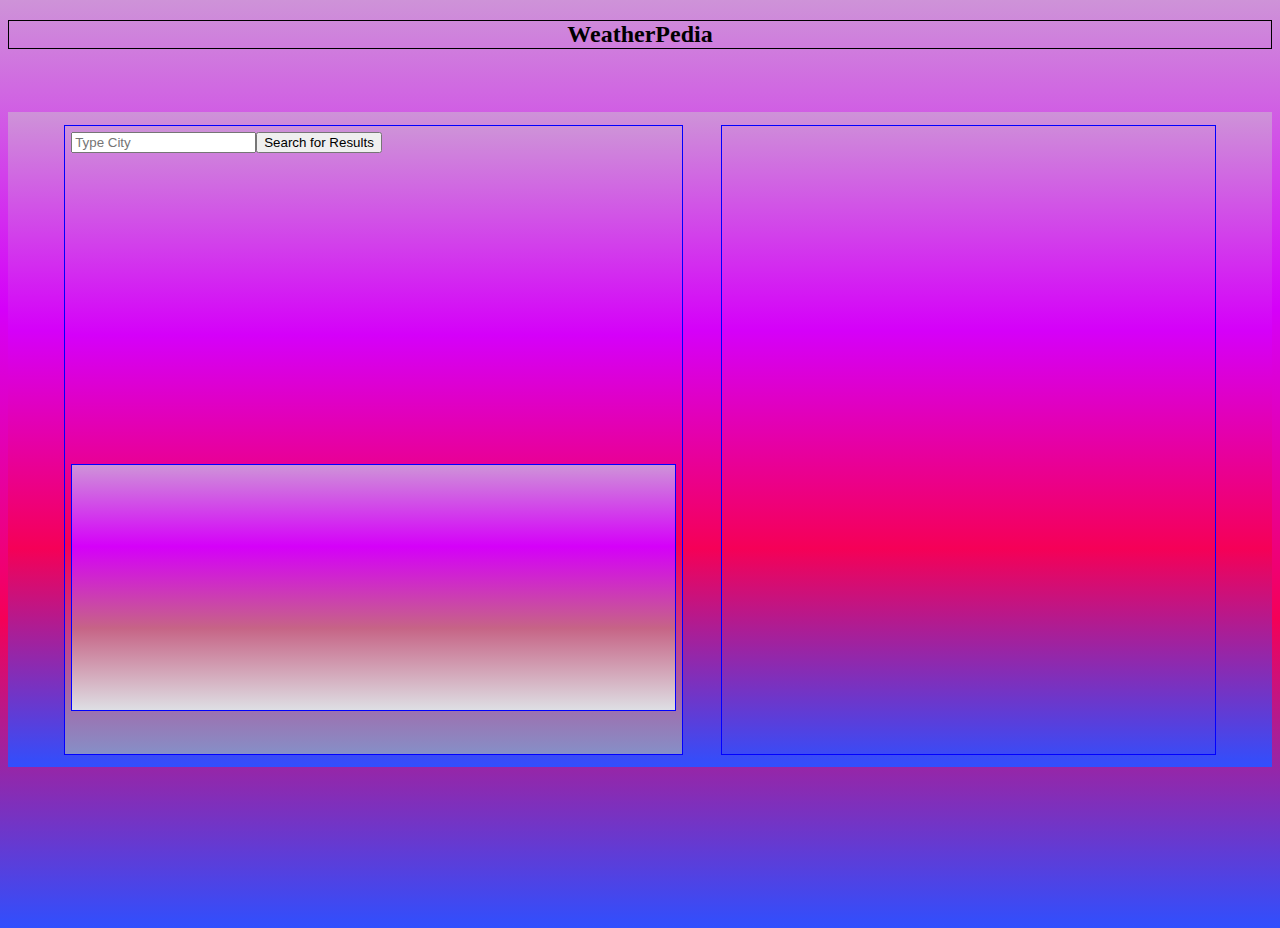
<file: weather&map/index.html>
<!DOCTYPE html>
<html lang="en">
  <head>
    <meta charset="UTF-8" />
    <meta http-equiv="X-UA-Compatible" content="IE=edge" />
    <meta name="viewport" content="width=device-width, initial-scale=1.0" />
    <title>Weather&Map</title>
    <style>
      body {
        height: 100vh;
        text-transform: capitalize;
        background: linear-gradient(#ce93d8, #d500f9, #f50057, #304ffe);
      }
      #cont {
        height: 70%;
        display: grid;
        grid-template-columns: 50% 40%;
        grid-gap: 3%;
        /* border: blue solid; */
        justify-content: center;
        margin-top: 5%;
        padding: 1% 1%;
        background: linear-gradient(#ce93d8, #d500f9, #f50057, #304ffe);

        font-family: sans-serif;
      }
      #weather {
        display: grid;
        grid-template-rows: 10% 40% 40%;
        grid-gap: 2%;
        border: blue solid 1px;
        padding: 1% 1%;
        background: linear-gradient(#ce93d8, #d500f9, #f50057, #868fc7);
      }
      #search {
        display: flex;
        flex-direction: row;
        /* border: teal solid; */
      }
      #show {
        /* border: blueviolet solid; */
        font-weight: bolder;
        font-size: 15px;
        color: black;
      }
      #forecast {
        display: grid;
        grid-template-columns: repeat(7, 12%);
        grid-gap: 2%;
        border: blue solid 1px;
        background: linear-gradient(#ce93d8, #d500f9, #c66486, #dedfe4);
        font-size: 20px;
        padding: 2% 2%;
        justify-content: center;
        font-weight: bolder;
      }
      #forecast > div {
        display: grid;
        grid-template-rows: repeat(3, 33%);
        border: turquoise solid 1px;
        align-content: center;
        justify-content: center;
        padding: 2%;
      }
      #map {
        border: blue solid 1px;
      }
      img {
        width: 40px;
        height: 50px;
        /* margin-bottom: 10px; */
        align-self: center;
      }
      h2 {
        text-align: center;
        border: black solid 1px;
      }
    </style>
  </head>
  <body>
    <h2>WeatherPedia</h2>
    <div id="cont">
      <div id="weather">
        <div id="search">
          <div><input id="city" type="text" placeholder="Type City" /></div>
          <div>
            <button onclick="getWeatherAndMap()">Search for Results</button>
          </div>
        </div>
        <div id="show"></div>
        <div id="forecast"></div>
      </div>

      <div id="map">
        <iframe
          id="if"
          width="100%"
          height="100%"
          style="border: 0"
          loading="lazy"
          allowfullscreen
        >
        </iframe>
      </div>
    </div>
  </body>
</html>
<script>
  async function getWeatherAndMap() {
    let city = document.getElementById("city").value;
    console.log("city:", city);

    let res1 = await fetch(
      `https://api.openweathermap.org/data/2.5/weather?q=${city}&units=metric&appid=84d534320ba43f19c5cec2fa95207ca5`
    );

    // let res3 = await fetch(
    //   `https://www.google.com/maps/embed/v1/place?key=AIzaSyChCL69Vu1TClLvQ8tE0kFjtPrc6w_rOz8&q=${city}&zoom=15`
    // );

    let data = await res1.json();
    console.log("data:", data);

    let icon1 = data.weather[0].icon;
    console.log("icon1:", icon1);
    const iconUrl = `http://openweathermap.org/img/wn/${icon1}@2x.png`;
    let res2 = await fetch(
      `https://api.openweathermap.org/data/2.5/forecast?q=${city}&units=metric&cnt=7&appid=84d534320ba43f19c5cec2fa95207ca5`
    );
    let forecast = await res2.json();
    console.log("forecast:", forecast);
    console.log("forecast:", forecast.list[0].main);

    // let map = await res3.json();
    // console.log("map:", map);

    // showWeatherAndMap(data, iconUrl, forecast,map);
    showWeatherAndMap(data, iconUrl, forecast);

    showMap(city);
  }

  function showWeatherAndMap(data, iconUrl, forecast) {
    if (document.getElementById("show").innerHTML) {
      document.getElementById("show").innerHTML = null;
      document.getElementById("forecast").innerHTML = null;
    }

    let name = document.createElement("div");
    name.textContent = "::" + data.name + "::";

    let temp = document.createElement("div");
    temp.textContent = "temp: " + data.main.temp + " °C";

    let min_temp = document.createElement("div");
    min_temp.textContent = "min. temp: " + data.main.temp_min + " °C";

    let max_temp = document.createElement("div");
    max_temp.textContent = "max. temp: " + data.main.temp_max + " °C";

    let clouds = document.createElement("div");
    clouds.textContent = "clouds: " + data.clouds.all;

    let wind = document.createElement("div");
    wind.textContent =
      "wind : speed- " +
      data.wind.speed +
      "  deg- " +
      data.wind.deg +
      "  gust- " +
      data.wind.gust;

    let show = document.getElementById("show");
    let d = document.createElement("div");
    d.append(name, temp, min_temp, max_temp, clouds, wind);
    show.append(d);

    forecast.list.forEach(function (el) {
      let date = document.createElement("div");
      date.textContent = el.dt_txt.slice(0, -8);

      let clouds = document.createElement("div");
      clouds.textContent = "clouds: " + el.clouds.all;

      let imgDiv = document.createElement("div");
      let img = document.createElement("img");
      let icon1 = el.weather[0].icon;
      console.log("icon1:", icon1);
      const iconUrl = `http://openweathermap.org/img/wn/${icon1}@2x.png`;
      img.src = iconUrl;

      let div = document.createElement("div");
      div.append(date, clouds, img);

      document.getElementById("forecast").append(div);
    });
  }

  function showMap(city) {
    //document.querySelector("map").innerHTML = null;
    let n = document.getElementById("if");
    n.src = `https://www.google.com/maps/embed/v1/place?key=AIzaSyChCL69Vu1TClLvQ8tE0kFjtPrc6w_rOz8&q=${city}&zoom=15`;

    console.log("map:", map);

    document
      .querySelector("map")
      .append(document.createElement("div").append(n));
  }
</script>
</file>
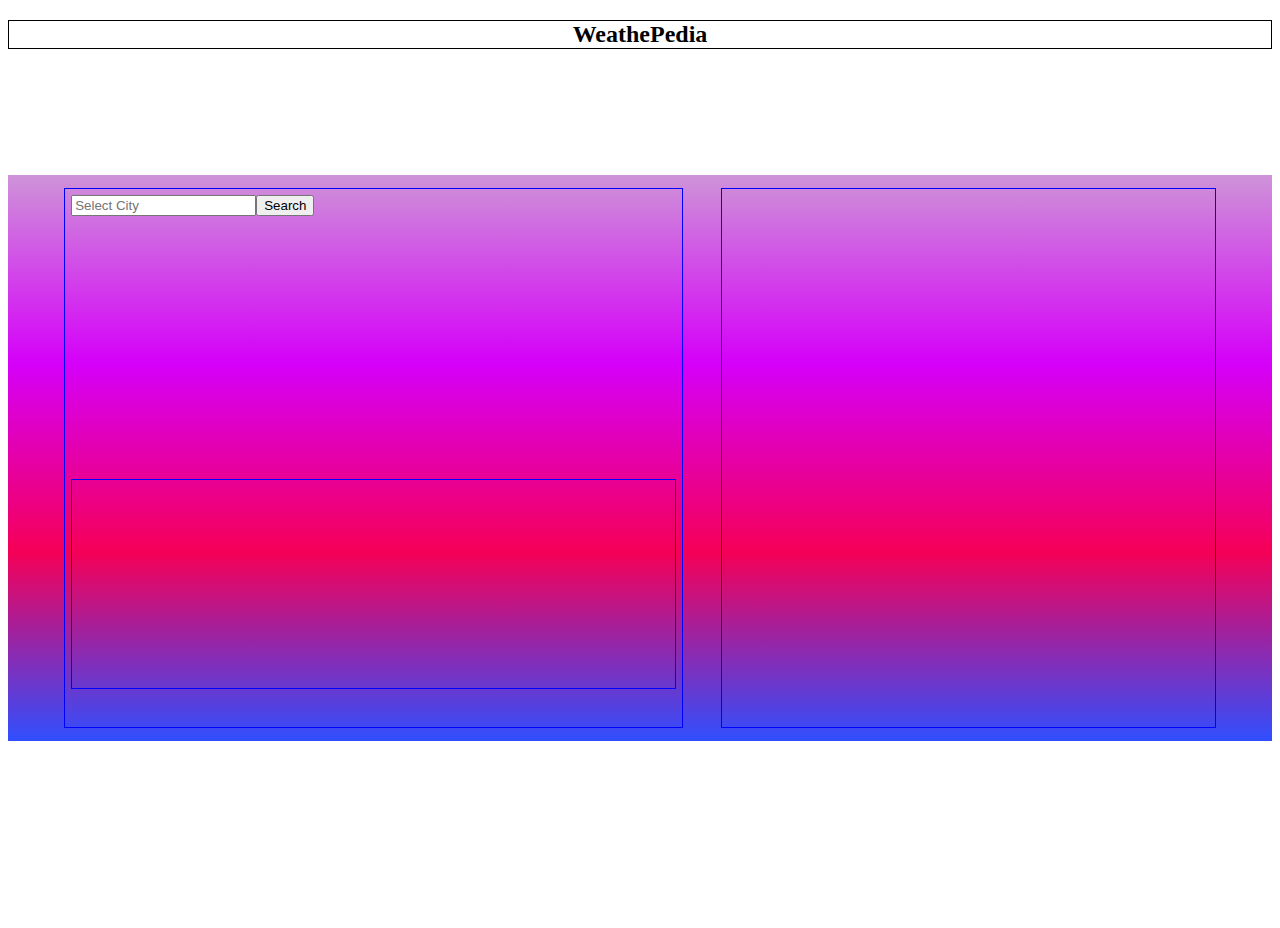
<file: weather&map/weatherAndMap.html>
<!DOCTYPE html>
<html lang="en">
  <head>
    <meta charset="UTF-8" />
    <meta http-equiv="X-UA-Compatible" content="IE=edge" />
    <meta name="viewport" content="width=device-width, initial-scale=1.0" />
    <title>Weather&Map</title>
    <style>
      body {
        height: 100vh;
        text-transform: capitalize;
      }
      #cont {
        height: 60%;
        display: grid;
        grid-template-columns: 50% 40%;
        grid-gap: 3%;
        /* border: blue solid; */
        justify-content: center;
        margin-top: 10%;
        padding: 1% 1%;
        background: linear-gradient(#ce93d8, #d500f9, #f50057, #304ffe);

        font-family: sans-serif;
      }
      #weather {
        display: grid;
        grid-template-rows: 10% 40% 40%;
        grid-gap: 2%;
        border: blue solid 1px;
        padding: 1% 1%;
      }
      #search {
        display: flex;
        flex-direction: row;
        /* border: teal solid; */
      }
      #show {
        /* border: blueviolet solid; */

        color: black;
      }
      #forecast {
        display: grid;
        grid-template-columns: repeat(7, 12%);
        grid-gap: 2%;
        border: blue solid 1px;

        font-size: 10px;
        padding: 1% 1%;
        justify-content: center;
      }
      #forecast > div {
        display: grid;
        grid-template-rows: repeat(3, 33%);
        border: turquoise solid 1px;
        align-content: center;
        justify-content: center;
      }
      #map {
        border: blue solid 1px;
      }
      img {
        width: 40px;
        height: 50px;
        /* margin-bottom: 10px; */
        align-self: center;
      }
      h2 {
        text-align: center;
        border: black solid 1px;
      }
    </style>
  </head>
  <body>
    <h2>WeathePedia</h2>
    <div id="cont">
      <div id="weather">
        <div id="search">
          <div><input id="city" type="text" placeholder="Select City" /></div>
          <div><button onclick="getWeatherAndMap()">Search</button></div>
        </div>
        <div id="show"></div>
        <div id="forecast"></div>
      </div>

      <div id="map">
        <iframe
          id="if"
          width="100%"
          height="100%"
          style="border: 0"
          loading="lazy"
          allowfullscreen
        >
        </iframe>
      </div>
    </div>
  </body>
</html>
<script>
  async function getWeatherAndMap() {
    let city = document.getElementById("city").value;
    console.log("city:", city);

    let res1 = await fetch(
      `https://api.openweathermap.org/data/2.5/weather?q=${city}&units=metric&appid=84d534320ba43f19c5cec2fa95207ca5`
    );

    // let res3 = await fetch(
    //   `https://www.google.com/maps/embed/v1/place?key=AIzaSyChCL69Vu1TClLvQ8tE0kFjtPrc6w_rOz8&q=${city}&zoom=15`
    // );

    let data = await res1.json();
    console.log("data:", data);

  
  let icon1 = data.weather[0].icon;
    console.log("icon1:", icon1);
    const iconUrl = `http://openweathermap.org/img/wn/${icon1}@2x.png`;
    let res2 = await fetch(
      `https://api.openweathermap.org/data/2.5/forecast?q=${city}&units=metric&cnt=7&appid=84d534320ba43f19c5cec2fa95207ca5`
    );
    let forecast = await res2.json();
    console.log("forecast:", forecast);
    console.log("forecast:", forecast.list[0].main);

    // let map = await res3.json();
    // console.log("map:", map);

    // showWeatherAndMap(data, iconUrl, forecast,map);
    showWeatherAndMap(data, iconUrl, forecast);

    showMap(city);
  }

  function showWeatherAndMap(data, iconUrl, forecast) {
    if (document.getElementById("show").innerHTML) {
      document.getElementById("show").innerHTML = null;
      document.getElementById("forecast").innerHTML = null;
    }

    let name = document.createElement("div");
    name.textContent = "::" + data.name + "::";

    let temp = document.createElement("div");
    temp.textContent = "temp: " + data.main.temp + " °C";

    let min_temp = document.createElement("div");
    min_temp.textContent = "min. temp: " + data.main.temp_min + " °C";

    let max_temp = document.createElement("div");
    max_temp.textContent = "max. temp: " + data.main.temp_max + " °C";

    let clouds = document.createElement("div");
    clouds.textContent = "clouds: " + data.clouds.all;

    let wind = document.createElement("div");
    wind.textContent =
      "wind : speed- " +
      data.wind.speed +
      "  deg- " +
      data.wind.deg +
      "  gust- " +
      data.wind.gust;

    let show = document.getElementById("show");
    let d = document.createElement("div");
    d.append(name, temp, min_temp, max_temp, clouds, wind);
    show.append(d);

    forecast.list.forEach(function (el) {
      let date = document.createElement("div");
      date.textContent = el.dt_txt.slice(0, -8);

      let clouds = document.createElement("div");
      clouds.textContent = "clouds: " + el.clouds.all;

      let imgDiv = document.createElement("div");
      let img = document.createElement("img");
      let icon1 = el.weather[0].icon;
      console.log("icon1:", icon1);
      const iconUrl = `http://openweathermap.org/img/wn/${icon1}@2x.png`;
      img.src = iconUrl;

      let div = document.createElement("div");
      div.append(date, clouds, img);

      document.getElementById("forecast").append(div);
    });
  }

  function showMap(city) {
    //document.querySelector("map").innerHTML = null;
    let n = document.getElementById("if");
    n.src = `https://www.google.com/maps/embed/v1/place?key=AIzaSyChCL69Vu1TClLvQ8tE0kFjtPrc6w_rOz8&q=${city}&zoom=15`;

    console.log("map:", map);

    document
      .querySelector("map")
      .append(document.createElement("div").append(n));
  }
</script>
</file>
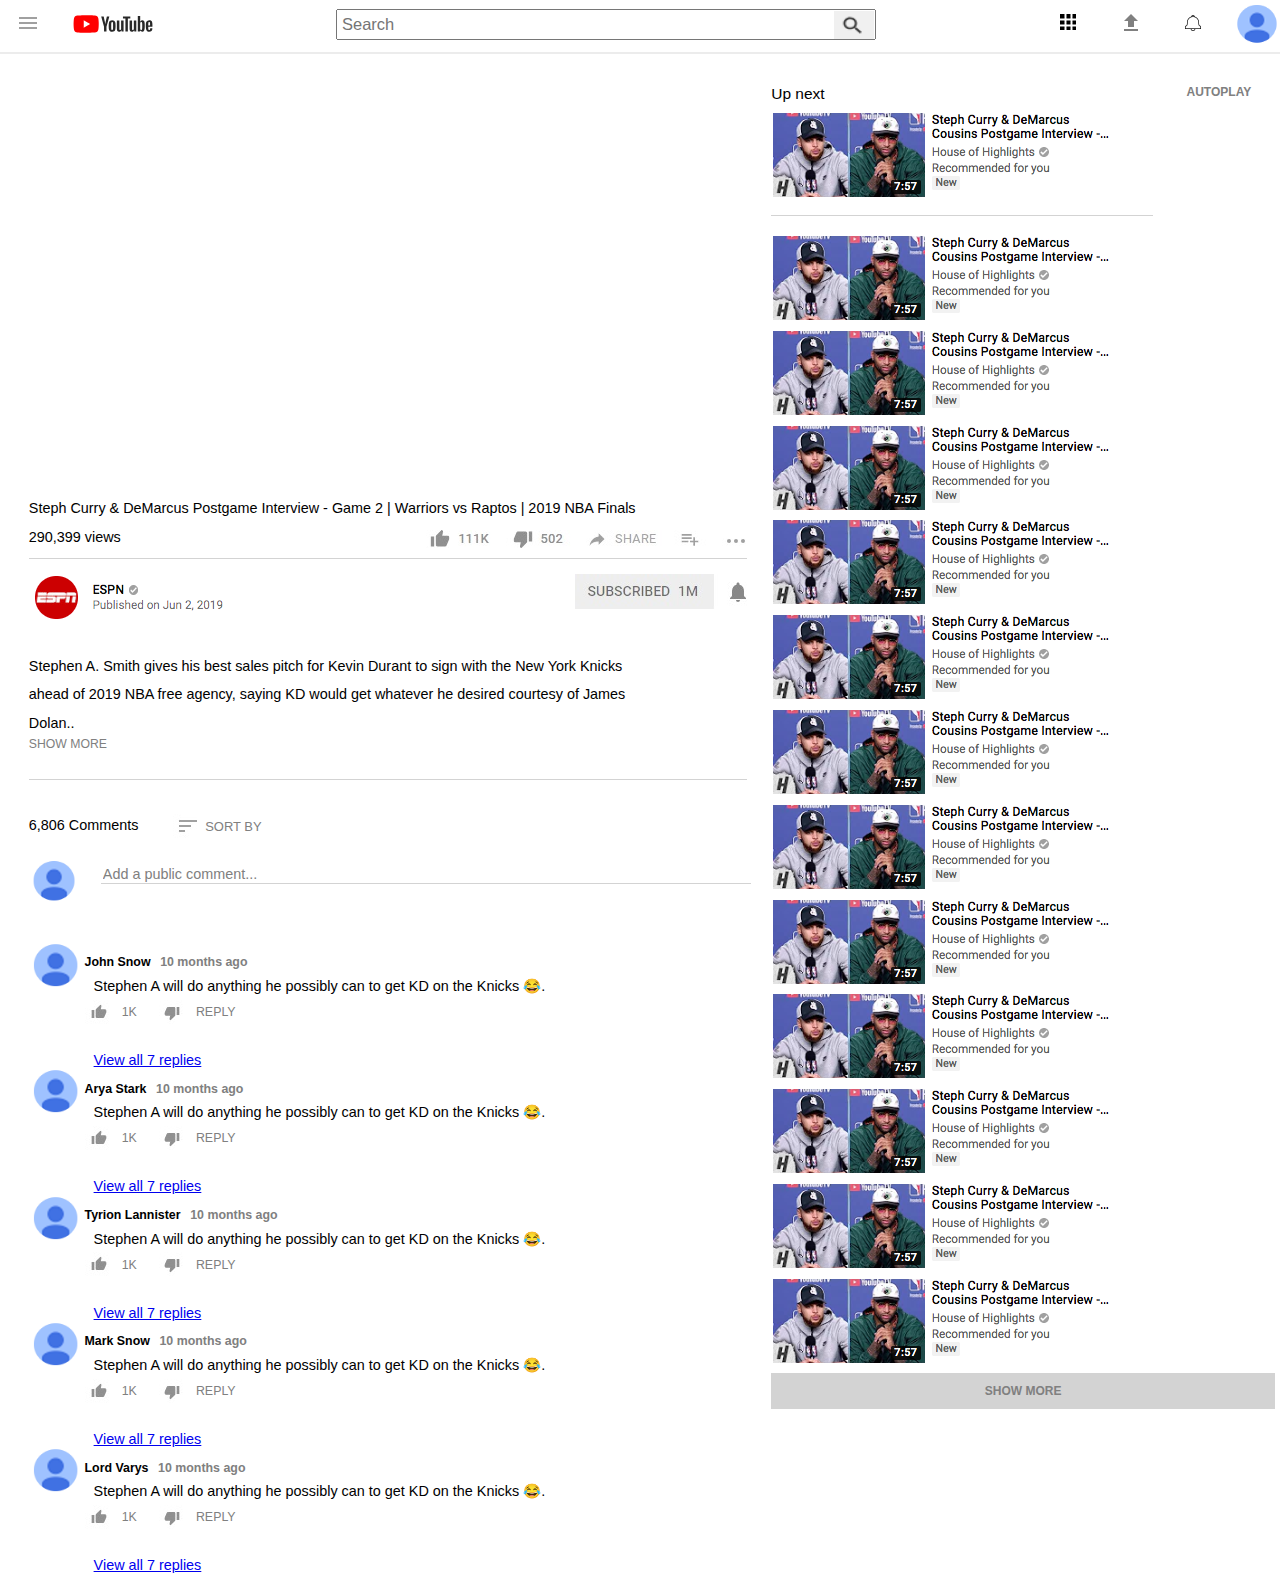
<file: youtube-clone/clickedVideo.html>
<!DOCTYPE html>
<html lang="en">
  <head>
    <title>YouTube</title>
    <meta charset="utf-8" />
    <link rel="stylesheet" type="text/css" href="styles/reset.css" />
    <link rel="stylesheet" type="text/css" href="styles/main.css" />
    <meta name="viewport" content="width=device-width, initial-scale=0.6" />
  </head>
  <body>
    <div class="wrapper">
      <header>
        <div class="header__logo">
          <a href="#">
            <img
              src="images/header/hamburger.png"
              alt="navigation button"
              class="header__hamburger-logo"
            />
          </a>
          <a href="#">
            <img
              src="images/header/yt-logo.png"
              alt="YouTube logo"
              class="header__yt-logo"
            />
          </a>
        </div>
        <div class="search">
          <form>
            <input
              type="text"
              name="search"
              id="search__input"
              placeholder="Search"
            />
            <a href="#">
              <img
                src="images/header/search.png"
                alt="Search Icon"
                class="search__icon"
              />
            </a>
          </form>
        </div>
        <div class="header__icons header__logo">
          <a href="#">
            <img
              src="images/header/grid.png"
              alt="grid icon"
              class="header__icons--grid"
            />
          </a>
          <a href="#">
            <img
              src="images/header/upload.png"
              alt="grid icon"
              class="header__icons--upload"
            />
          </a>
          <a href="#">
            <img
              src="images/header/bell.png"
              alt="grid icon"
              class="header__icons--bell"
            />
          </a>
          <a href="#">
            <img
              src="images/header/profile-placeholder.png"
              alt="grid icon"
              class="header__icons--profile"
            />
          </a>
        </div>
      </header>
      <div class="main-wrapper">
        <div class="left"></div>
        <main>
          <div class="main__video">
            <div class="main__video-container">
              <iframe
                width="560"
                height="315"
                id="clicked"
                allow="accelerometer; autoplay; encrypted-media; gyroscope; picture-in-picture"
                allowfullscreen
              ></iframe>
            </div>
            <div class="main__description">
              <p id="title">
                Steph Curry & DeMarcus Postgame Interview - Game 2 | Warriors vs
                Raptos | 2019 NBA Finals
              </p>
              <p>290,399 views</p>
              <a href="#">
                <img src="images/describe-icons.jpg" alt="describe-icons" />
              </a>
            </div>
            <div class="main__sub-description">
              <a href="#">
                <img
                  class="main__name"
                  src="images/describe-name.jpg"
                  alt="name"
                />
              </a>
              <a href="#">
                <img
                  class="main__subscriptions"
                  src="images/subscribed.jpg"
                  alt="subscriptions"
                />
              </a>
              <p>
                Stephen A. Smith gives his best sales pitch for Kevin Durant to
                sign with the New York Knicks ahead of 2019 NBA free agency,
                saying KD would get whatever he desired courtesy of James
                Dolan..
              </p>
            </div>
            <div class="main__more">
              <a href="#">
                <p>SHOW MORE</p>
              </a>
            </div>
          </div>
          <aside class="aside">
            <div class="aside__top-container">
              <p>Up next</p>
              <a href="#">AUTOPLAY</a>
            </div>
            <a href="#" class="first-img-aside">
              <img src="images/aside-pic.jpg" alt="Next video" />
            </a>
            <a href="#">
              <img
                class="aside__video"
                src="images/aside-pic.jpg"
                alt="Next video"
              />
            </a>
            <a href="#">
              <img
                class="aside__video"
                src="images/aside-pic.jpg"
                alt="Next video"
              />
            </a>
            <a href="#">
              <img
                class="aside__video"
                src="images/aside-pic.jpg"
                alt="Next video"
              />
            </a>
            <a href="#">
              <img
                class="aside__video"
                src="images/aside-pic.jpg"
                alt="Next video"
              />
            </a>
            <a href="#">
              <img
                class="aside__video"
                src="images/aside-pic.jpg"
                alt="Next video"
              />
            </a>
            <a href="#">
              <img
                class="aside__video"
                src="images/aside-pic.jpg"
                alt="Next video"
              />
            </a>
            <a href="#">
              <img
                class="aside__video"
                src="images/aside-pic.jpg"
                alt="Next video"
              />
            </a>
            <a href="#">
              <img
                class="aside__video"
                src="images/aside-pic.jpg"
                alt="Next video"
              />
            </a>
            <a href="#">
              <img
                class="aside__video"
                src="images/aside-pic.jpg"
                alt="Next video"
              />
            </a>
            <a href="#">
              <img
                class="aside__video"
                src="images/aside-pic.jpg"
                alt="Next video"
              />
            </a>
            <a href="#">
              <img
                class="aside__video"
                src="images/aside-pic.jpg"
                alt="Next video"
              />
            </a>
            <a href="#">
              <img
                class="aside__video"
                src="images/aside-pic.jpg"
                alt="Next video"
              />
            </a>
            <div class="aside__more">
              <a href="#">SHOW MORE</a>
            </div>
          </aside>

          <section>
            <div>
              <div class="section__comments">
                <p>6,806 Comments</p>
              </div>
              <div class="section__sort-container">
                <a href="#">
                  <img src="images/sort.jpg" alt="sort comments" />
                  <p>SORT BY</p>
                </a>
              </div>
              <div class="section__profile">
                <img src="images/profile_icon.png" alt="profile_icon" />
              </div>
              <div class="input__container">
                <form>
                  <input
                    type="text"
                    name="comment"
                    id="comment"
                    value="Add a public comment..."
                  />
                </form>
              </div>
            </div>
            <div>
              <div class="comments">
                <img
                  src="images/profile_icon.png"
                  alt="profile icon"
                  width="50"
                />
                <p class="comments__name">
                  John Snow <a href="#">10 months ago</a>
                </p>
                <p class="comments__comment">
                  Stephen A will do anything he possibly can to get KD on the
                  Knicks 😂.
                </p>
                <div class="likes">
                  <a href="#">
                    <img src="images/like.jpg" alt="like" />
                  </a>
                  <p class="comments__text">1K</p>
                  <a href="#">
                    <img src="images/dislike.jpg" alt="dislike" />
                  </a>
                  <a href="#" class="comments__text">REPLY</a>
                </div>
                <a href="#" class="comments_replies">View all 7 replies</a>
              </div>
              <div class="comments">
                <img
                  src="images/profile_icon.png"
                  alt="profile icon"
                  width="50"
                />
                <p class="comments__name">
                  Arya Stark <a href="#">10 months ago</a>
                </p>
                <p class="comments__comment">
                  Stephen A will do anything he possibly can to get KD on the
                  Knicks 😂.
                </p>
                <div class="likes">
                  <a href="#">
                    <img src="images/like.jpg" alt="like" />
                  </a>
                  <p class="comments__text">1K</p>
                  <a href="#">
                    <img src="images/dislike.jpg" alt="dislike" />
                  </a>
                  <a href="#" class="comments__text">REPLY</a>
                </div>
                <a href="#" class="comments_replies">View all 7 replies</a>
              </div>
              <div class="comments">
                <img
                  src="images/profile_icon.png"
                  alt="profile icon"
                  width="50"
                />
                <p class="comments__name">
                  Tyrion Lannister <a href="#">10 months ago</a>
                </p>
                <p class="comments__comment">
                  Stephen A will do anything he possibly can to get KD on the
                  Knicks 😂.
                </p>
                <div class="likes">
                  <a href="#">
                    <img src="images/like.jpg" alt="like" />
                  </a>
                  <p class="comments__text">1K</p>
                  <a href="#">
                    <img src="images/dislike.jpg" alt="dislike" />
                  </a>
                  <a href="#" class="comments__text">REPLY</a>
                </div>
                <a href="#" class="comments_replies">View all 7 replies</a>
              </div>
              <div class="comments">
                <img
                  src="images/profile_icon.png"
                  alt="profile icon"
                  width="50"
                />
                <p class="comments__name">
                  Mark Snow <a href="#">10 months ago</a>
                </p>
                <p class="comments__comment">
                  Stephen A will do anything he possibly can to get KD on the
                  Knicks 😂.
                </p>
                <div class="likes">
                  <a href="#">
                    <img src="images/like.jpg" alt="like" />
                  </a>
                  <p class="comments__text">1K</p>
                  <a href="#">
                    <img src="images/dislike.jpg" alt="dislike" />
                  </a>
                  <a href="#" class="comments__text">REPLY</a>
                </div>
                <a href="#" class="comments_replies">View all 7 replies</a>
              </div>
              <div class="comments">
                <img
                  src="images/profile_icon.png"
                  alt="profile icon"
                  width="50"
                />
                <p class="comments__name">
                  Lord Varys <a href="#">10 months ago</a>
                </p>
                <p class="comments__comment">
                  Stephen A will do anything he possibly can to get KD on the
                  Knicks 😂.
                </p>
                <div class="likes">
                  <a href="#">
                    <img src="images/like.jpg" alt="like" />
                  </a>
                  <p class="comments__text">1K</p>
                  <a href="#">
                    <img src="images/dislike.jpg" alt="dislike" />
                  </a>
                  <a href="#" class="comments__text">REPLY</a>
                </div>
                <a href="#" class="comments_replies">View all 7 replies</a>
              </div>
            </div>
          </section>
        </main>
      </div>
    </div>
  </body>
</html>
<script>
  let video_data = JSON.parse(localStorage.getItem("clicked_video"));
  console.log("video_data:", video_data);

  let clicked = document.getElementById("clicked");
  let title = document.getElementById("title");
  if (video_data.videoId === undefined) {
    clicked.src = `https://www.youtube.com/embed/${video_data.id}`;
    title.innerText = video_data.snippet.title;
  } else {
    clicked.src = `https://www.youtube.com/embed/${video_data.videoId}`;
    title.innerText = video_data.snippet.title;
  }
</script>
</file>
<file: youtube-clone/styles/main.css>
body {
  font-family: Arial, Helvetica, sans-serif, sans-serif;
}

header {
  grid-area: header;
  height: 55px;
  border-bottom: 2px solid rgb(236, 236, 236);
  display: grid;
  grid-template-columns: 150px 1fr 250px;
  padding: 0 10px 0 10px;
  margin-bottom: 10px;
  position: fixed;
  top: -0.2em;
  width: 100%;
  z-index: 1;
  background: white;
}

.header__logo {
  display: grid;
  grid-template-columns: 1fr 1fr;
}

.header__icons {
  display: grid;
  grid-template-columns: 1fr 1fr 1fr 1fr;
}

.search form {
  width: 60%;
  margin: 0 auto;
}

#search__input {
  font-size: 103%;
  width: 100%;
  position: relative;
  top: 12px;
  padding: 4px;
}

.search__icon {
  float: right;
  position: relative;
  top: -17px;
  height: 28px;
  width: 40px;
  left: 10px;
}

.header__hamburger-logo {
  position: relative;
  top: 10px;
}

.header__yt-logo {
  position: relative;
  top: 7px;
}

.c {
  display: grid;
  grid-template-columns: 1fr 1fr;
}

.header__icons--grid {
  position: relative;
  top: 17px;
  left: 20px;
}

.header__icons--upload {
  position: relative;
  top: 13px;
  left: 17px;
}

.header__icons--bell {
  position: relative;
  top: 18px;
  left: 20px;
}

.header__icons--profile {
  width: 45px;
  position: relative;
  top: 5px;
  left: 5px;
}

.main-wrapper {
  display: grid;
  margin-top: 1.5em;
  grid-template-columns: 1fr minmax(200px, 90em) 1fr;
  margin-top: 5em;
}

main {
  margin: 0 1.8em 0 1.8em;
  display: grid;
  grid-gap: 1.5em;
  grid-template-columns: 1fr 1fr 1fr;
  grid-template-rows: 0.2fr 1fr;
  grid-template-areas: "video video aside" "section section aside";
}

section {
  grid-area: section;
  display: grid;
  grid-gap: 1em;
  grid-template-rows: auto 1fr;
}

.section__comments {
  width: 26.4%;
  position: relative;
  top: 1em;
}

.section__sort-container {
  position: relative;
  left: 10em;
  bottom: 0.3em;
  width: 20%;
}

.section__sort-container p {
  position: relative;
  left: 2.5em;
  bottom: 1.5em;
  color: gray;
  font-size: 0.9em;
}

.section__sort-container a {
  text-decoration: none;
}

.section__profile {
  width: 8%;
}

.section__profile img {
  width: 3.3em;
}

.input__container {
  position: relative;
  left: 5em;
  bottom: 3em;
  margin-right: 5em;
}

.input__container input {
  width: 100%;
  border: none;
  border-bottom: 1px solid lightgray;
  color: gray;
  font-size: 1em;
}

.comments p,
.comments a {
  margin-left: 4.5em;
  position: relative;
}

.comments__name {
  position: relative;
  bottom: 3em;
  font-size: 0.86em;
  font-weight: 700;
}

.comments__name a {
  text-decoration: none;
  color: gray;
  position: relative;
  right: 4em;
  font-weight: 700;
}

.comments__comment {
  position: relative;
  bottom: 2em;
  line-height: 1.3em;
}

.likes {
  display: grid;
  grid-template-columns: repeat(4, 3em);
  width: 20em;
  font-size: 0.86em;
  position: relative;
  bottom: 2em;
}

.comments__text {
  position: relative;
  top: 0.5em;
  text-decoration: none;
  color: gray;
}

.comments__replies {
  text-decoration: none;
  color: #4885ed;
  position: relative;
  bottom: 0.9em;
}

.main__video {
  grid-area: video;
  border-bottom: 1px solid lightgray;
  padding-bottom: 2em;
}

.main__video,
section {
  font-size: 0.9em;
}

.main__description p:first-of-type {
  margin-bottom: 1em;
}

.main__description p:last-of-type {
  float: left;
}

.main__description img {
  float: right;
}

.main__description {
  border-bottom: 1px solid lightgray;
  margin-bottom: 1em;
  padding-bottom: 2em;
  margin-top: 1em;
}

.main__name {
  float: left;
}

.main__subscriptions {
  float: right;
}

.main__sub-description p {
  margin-top: 2em;
  float: left;
  line-height: 2em;
}

.main__sub-description p:first-of-type {
  margin-right: 6em;
}

.main__more {
  margin-top: 14em;
  font-size: 0.85em;
}

.main__more a {
  text-decoration: none;
  color: gray;
}

.main__video-container {
  position: relative;
  padding-bottom: 52.4%;
  /*16:9*/
  padding-top: 30px;
  height: 0;
  overflow: hidden;
}

.main__video-container iframe {
  position: absolute;
  top: 0;
  left: 0;
  width: 100%;
  height: 100%;
}

aside {
  grid-area: aside;
}

.first-img-aside img {
  margin-bottom: 1em;
  border-bottom: 1px solid lightgray;
  padding-bottom: 1em;
}

.aside__top-container {
  margin: 0.4em 0 2em 0;
}

.aside__top-container a {
  float: right;
  text-decoration: none;
  color: gray;
  font-size: 0.75em;
  font-weight: bold;
}

.aside__top-container p {
  float: left;
  font-size: 0.97em;
}

.aside__video {
  padding-bottom: 0.3em;
}

.aside__more {
  min-width: 38em;
  width: 100%;
  background: #d3d3d3;
  color: #808080;
  font-size: 0.75em;
  font-weight: bold;
  padding: 1em;
  text-align: center;
}

.aside__more a {
  text-decoration: none;
  color: gray;
}

@media only screen and (max-width: 1002px) {
  main {
    margin: 0 1.8em 0 1.8em;
    display: grid;
    grid-gap: 1.5em;
    grid-template-columns: 1fr;
    grid-template-rows: 0.2fr 1fr 0.55fr;
    grid-template-areas: "video" "aside" "section";
  }
  .video-container iframe {
    position: absolute;
    top: 0;
    left: 0;
    width: 100%;
    height: 100%;
  }
  aside {
    width: 50%;
  }
  .aside__top-container {
    width: 200%;
  }
}

@media only screen and (max-width: 560px) {
  body {
    min-width: 475px;
  }
}
.container {
  width: 100%;
  display: grid;
  grid-template-columns: 6% 94%;

  background-color: white;
  color: #202020;
  font-family: sans-serif;
  margin-top: 35px;
}

.sidebar {
  display: grid;
  grid-template-rows: 15% 15% 15% 15%;
  height: 500px;
  text-align: start;
  justify-content: center;
}
.sidebar div {
  /* border: 2px solid blue; */
  padding: 13px;
  padding-top: 31px;
}
.sidebar div i {
  padding-left: 12px;
  font-size: 24px;
  margin-left: -3px;
}
.sidebar p {
  margin-top: 4px;
  font-size: 10px;
}
#videos {
  display: grid;
  grid-template-columns: 25% 25% 25% 25%;
  grid-gap: 10px;
  height: 100%;
  border-left: 0.5px solid #e0e0e0;
  justify-content: space-around;
  background-color: #f9f9f9;
  padding: 30px 20px;
  justify-content: center;
  justify-items: center;
  font-weight: 500;
}
.thnImg {
  width: 260px;
  height: 150px;
}
</file>
